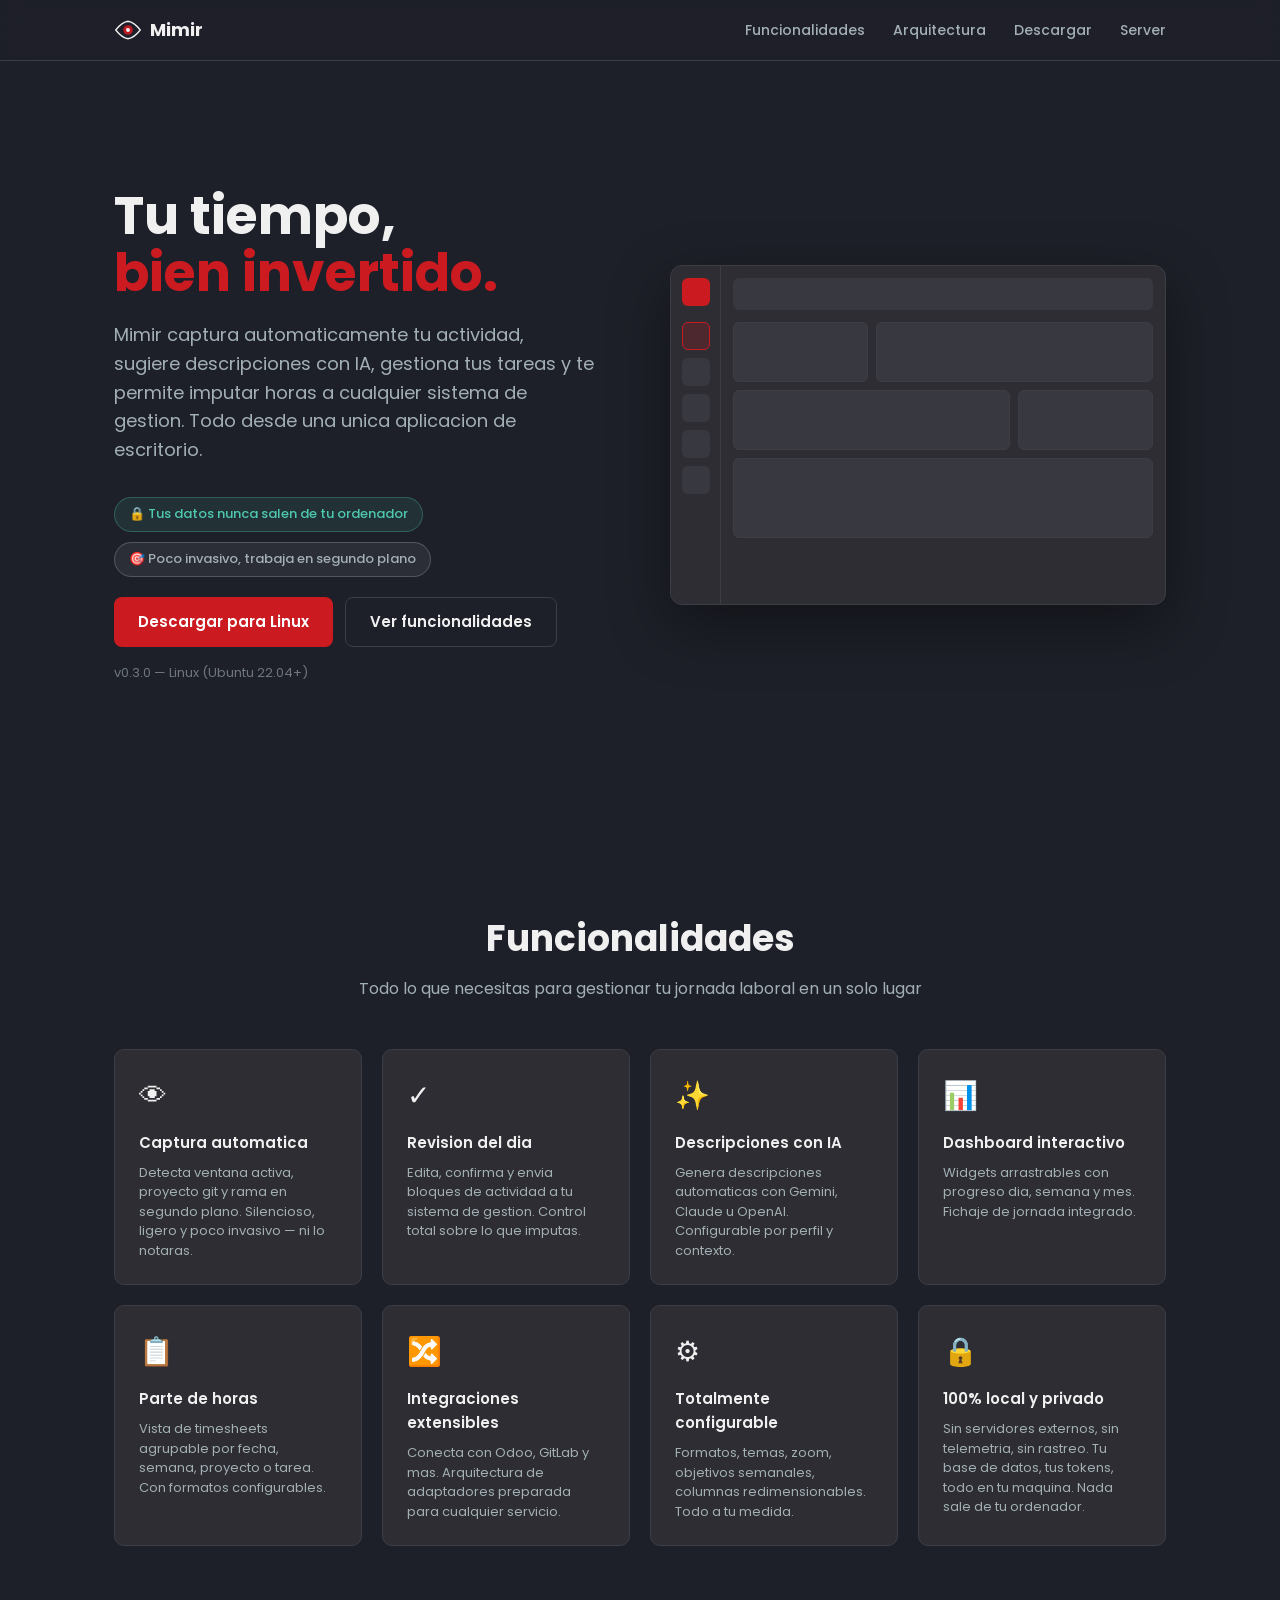
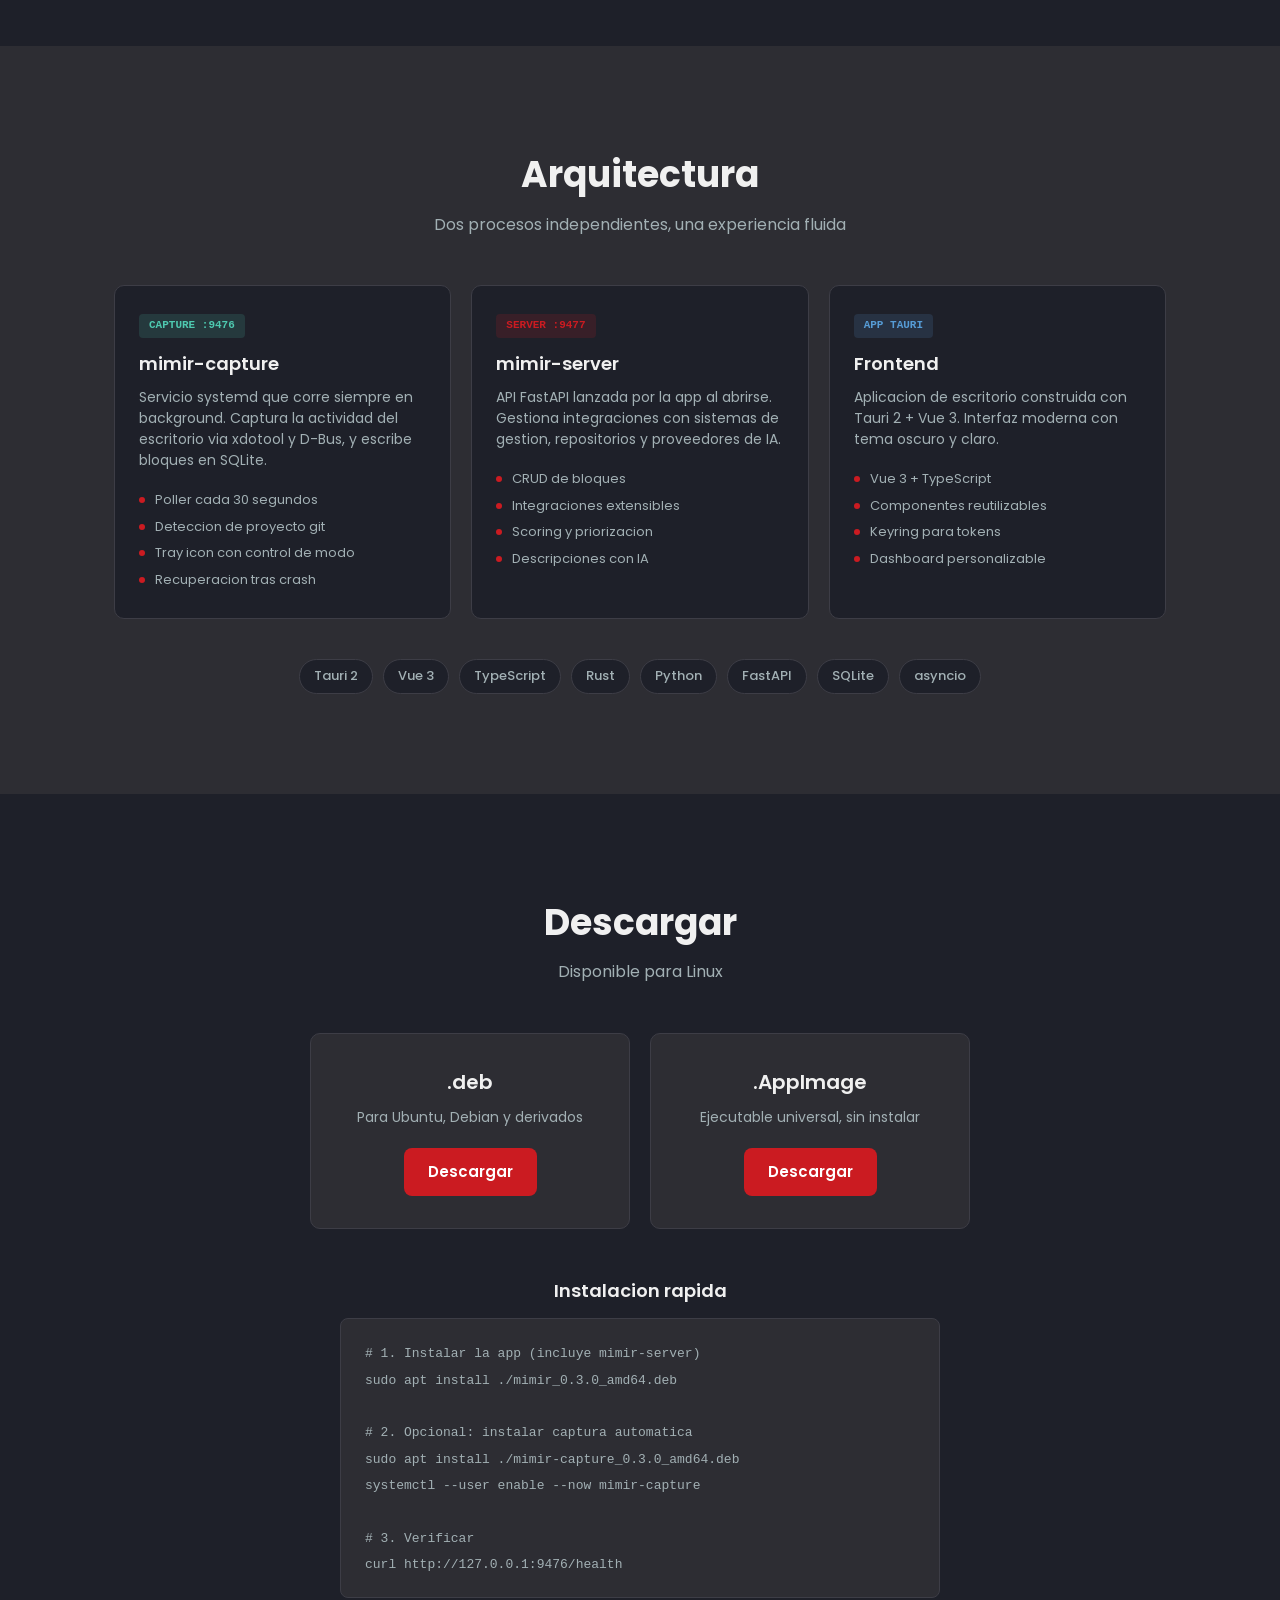
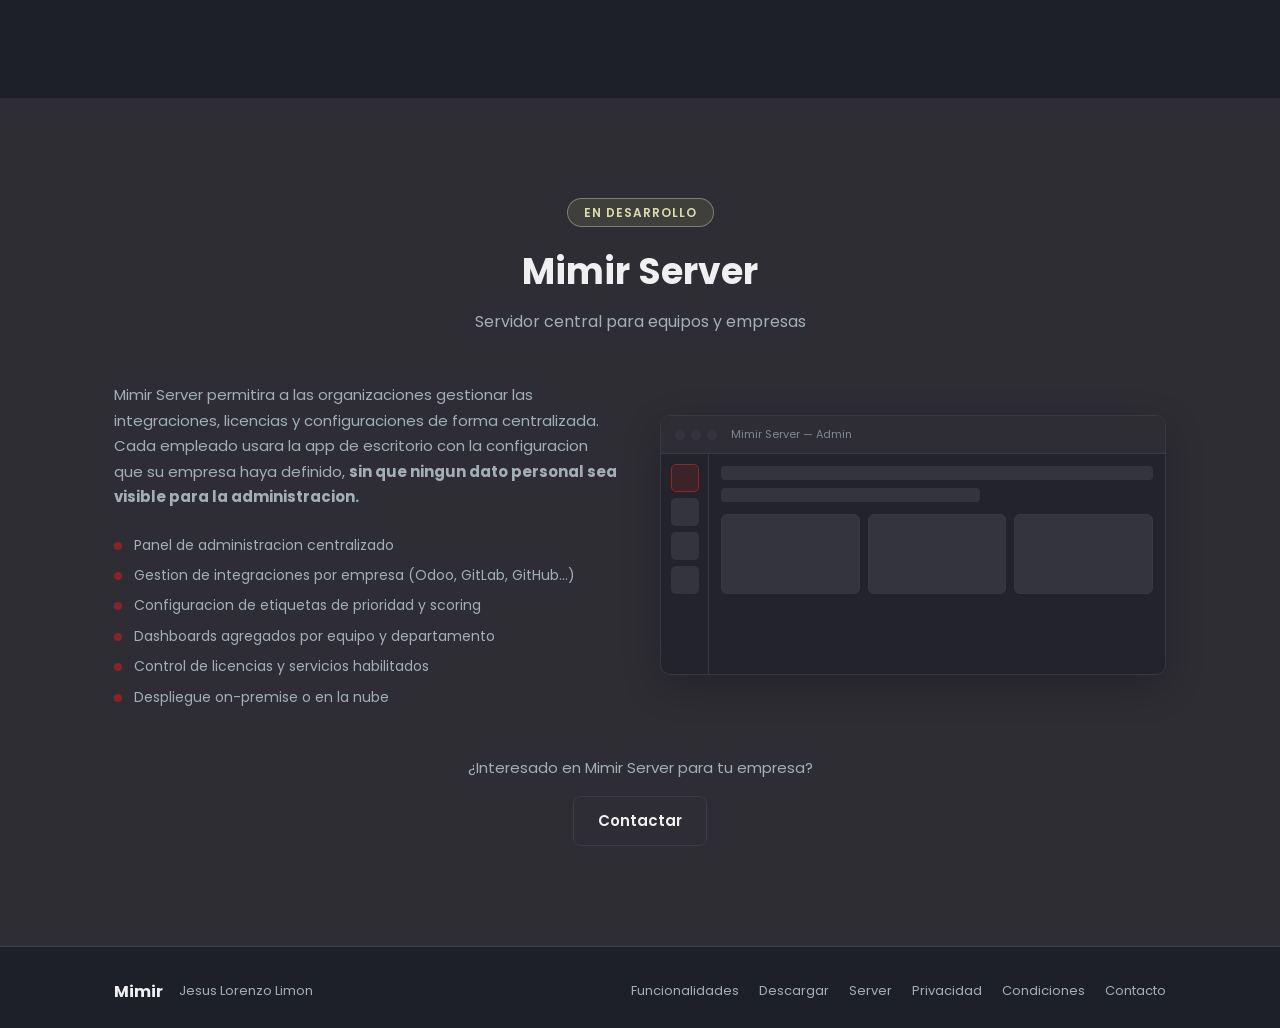
<file: index.html>
<!DOCTYPE html>
<html lang="es">
<head>
  <meta charset="UTF-8">
  <meta name="viewport" content="width=device-width, initial-scale=1.0">
  <title>Mimir — Asistente inteligente de gestion del tiempo</title>
  <meta name="description" content="Captura automaticamente tu actividad, sugiere descripciones con IA y permite imputar horas a cualquier sistema de gestion.">
  <link rel="preconnect" href="https://fonts.googleapis.com">
  <link rel="preconnect" href="https://fonts.gstatic.com" crossorigin>
  <link href="https://fonts.googleapis.com/css2?family=Poppins:wght@400;500;600;700&display=swap" rel="stylesheet">
  <link rel="stylesheet" href="css/style.css">
  <link rel="icon" href="assets/favicon.svg" type="image/svg+xml">
</head>
<body>
  <!-- Nav -->
  <nav class="nav">
    <div class="container nav-inner">
      <a href="#" class="nav-logo">
        <svg class="nav-icon" viewBox="0 0 32 32" width="28" height="28">
          <g transform="translate(16,16)">
            <path d="M-14,0 Q-7,-9 0,-10 Q7,-9 14,0 Q7,9 0,10 Q-7,9 -14,0Z" fill="none" stroke="currentColor" stroke-width="1.5"/>
            <circle cx="0" cy="0" r="5.5" fill="#cb1b21" opacity="0.9"/>
            <circle cx="0" cy="0" r="2.2" fill="currentColor"/>
            <circle cx="-1.5" cy="-1.5" r="1" fill="white" opacity="0.3"/>
          </g>
        </svg>
        <span>Mimir</span>
      </a>
      <div class="nav-links">
        <a href="#features">Funcionalidades</a>
        <a href="#architecture">Arquitectura</a>
        <a href="#download">Descargar</a>
        <a href="#server">Server</a>
      </div>
    </div>
  </nav>

  <!-- Hero -->
  <section class="hero">
    <div class="container hero-inner">
      <div class="hero-content">
        <h1 class="hero-title">
          Tu tiempo,<br>
          <span class="accent">bien invertido.</span>
        </h1>
        <p class="hero-subtitle">
          Mimir captura automaticamente tu actividad, sugiere descripciones con IA, gestiona tus tareas y te permite imputar horas a cualquier sistema de gestion. Todo desde una unica aplicacion de escritorio.
        </p>
        <div class="hero-badges">
          <span class="hero-badge privacy">&#x1F512; Tus datos nunca salen de tu ordenador</span>
          <span class="hero-badge light">&#x1F3AF; Poco invasivo, trabaja en segundo plano</span>
        </div>
        <div class="hero-actions">
          <a href="#download" class="btn btn-primary">Descargar para Linux</a>
          <a href="#features" class="btn btn-secondary">Ver funcionalidades</a>
        </div>
        <p class="hero-note">v0.3.0 — Linux (Ubuntu 22.04+)</p>
      </div>
      <div class="hero-visual">
        <div class="app-preview">
          <div class="preview-sidebar">
            <div class="preview-logo"></div>
            <div class="preview-nav-item active"></div>
            <div class="preview-nav-item"></div>
            <div class="preview-nav-item"></div>
            <div class="preview-nav-item"></div>
            <div class="preview-nav-item"></div>
          </div>
          <div class="preview-body">
            <div class="preview-header"></div>
            <div class="preview-cards">
              <div class="preview-card small"></div>
              <div class="preview-card wide"></div>
              <div class="preview-card wide"></div>
              <div class="preview-card small"></div>
              <div class="preview-card full"></div>
            </div>
          </div>
        </div>
      </div>
    </div>
  </section>

  <!-- Features -->
  <section id="features" class="features">
    <div class="container">
      <h2 class="section-title">Funcionalidades</h2>
      <p class="section-subtitle">Todo lo que necesitas para gestionar tu jornada laboral en un solo lugar</p>

      <div class="features-grid">
        <div class="feature-card">
          <div class="feature-icon">&#x1F441;</div>
          <h3>Captura automatica</h3>
          <p>Detecta ventana activa, proyecto git y rama en segundo plano. Silencioso, ligero y poco invasivo — ni lo notaras.</p>
        </div>
        <div class="feature-card">
          <div class="feature-icon">&#x2713;</div>
          <h3>Revision del dia</h3>
          <p>Edita, confirma y envia bloques de actividad a tu sistema de gestion. Control total sobre lo que imputas.</p>
        </div>
        <div class="feature-card">
          <div class="feature-icon">&#x2728;</div>
          <h3>Descripciones con IA</h3>
          <p>Genera descripciones automaticas con Gemini, Claude u OpenAI. Configurable por perfil y contexto.</p>
        </div>
        <div class="feature-card">
          <div class="feature-icon">&#x1F4CA;</div>
          <h3>Dashboard interactivo</h3>
          <p>Widgets arrastrables con progreso dia, semana y mes. Fichaje de jornada integrado.</p>
        </div>
        <div class="feature-card">
          <div class="feature-icon">&#x1F4CB;</div>
          <h3>Parte de horas</h3>
          <p>Vista de timesheets agrupable por fecha, semana, proyecto o tarea. Con formatos configurables.</p>
        </div>
        <div class="feature-card">
          <div class="feature-icon">&#x1F500;</div>
          <h3>Integraciones extensibles</h3>
          <p>Conecta con Odoo, GitLab y mas. Arquitectura de adaptadores preparada para cualquier servicio.</p>
        </div>
        <div class="feature-card">
          <div class="feature-icon">&#x2699;</div>
          <h3>Totalmente configurable</h3>
          <p>Formatos, temas, zoom, objetivos semanales, columnas redimensionables. Todo a tu medida.</p>
        </div>
        <div class="feature-card">
          <div class="feature-icon">&#x1F512;</div>
          <h3>100% local y privado</h3>
          <p>Sin servidores externos, sin telemetria, sin rastreo. Tu base de datos, tus tokens, todo en tu maquina. Nada sale de tu ordenador.</p>
        </div>
      </div>
    </div>
  </section>

  <!-- Architecture -->
  <section id="architecture" class="architecture">
    <div class="container">
      <h2 class="section-title">Arquitectura</h2>
      <p class="section-subtitle">Dos procesos independientes, una experiencia fluida</p>

      <div class="arch-grid">
        <div class="arch-card">
          <div class="arch-badge capture">Capture :9476</div>
          <h3>mimir-capture</h3>
          <p>Servicio systemd que corre siempre en background. Captura la actividad del escritorio via xdotool y D-Bus, y escribe bloques en SQLite.</p>
          <ul>
            <li>Poller cada 30 segundos</li>
            <li>Deteccion de proyecto git</li>
            <li>Tray icon con control de modo</li>
            <li>Recuperacion tras crash</li>
          </ul>
        </div>
        <div class="arch-card">
          <div class="arch-badge server">Server :9477</div>
          <h3>mimir-server</h3>
          <p>API FastAPI lanzada por la app al abrirse. Gestiona integraciones con sistemas de gestion, repositorios y proveedores de IA.</p>
          <ul>
            <li>CRUD de bloques</li>
            <li>Integraciones extensibles</li>
            <li>Scoring y priorizacion</li>
            <li>Descripciones con IA</li>
          </ul>
        </div>
        <div class="arch-card">
          <div class="arch-badge app">App Tauri</div>
          <h3>Frontend</h3>
          <p>Aplicacion de escritorio construida con Tauri 2 + Vue 3. Interfaz moderna con tema oscuro y claro.</p>
          <ul>
            <li>Vue 3 + TypeScript</li>
            <li>Componentes reutilizables</li>
            <li>Keyring para tokens</li>
            <li>Dashboard personalizable</li>
          </ul>
        </div>
      </div>

      <div class="tech-stack">
        <span class="tech-tag">Tauri 2</span>
        <span class="tech-tag">Vue 3</span>
        <span class="tech-tag">TypeScript</span>
        <span class="tech-tag">Rust</span>
        <span class="tech-tag">Python</span>
        <span class="tech-tag">FastAPI</span>
        <span class="tech-tag">SQLite</span>
        <span class="tech-tag">asyncio</span>
      </div>
    </div>
  </section>

  <!-- Download -->
  <section id="download" class="download">
    <div class="container download-inner">
      <h2 class="section-title">Descargar</h2>
      <p class="section-subtitle">Disponible para Linux</p>

      <div class="download-cards">
        <div class="download-card">
          <h3>.deb</h3>
          <p>Para Ubuntu, Debian y derivados</p>
          <a href="https://github.com/Mimir-App/mimir-app/releases/latest" class="btn btn-primary" target="_blank" rel="noopener">Descargar</a>
        </div>
        <div class="download-card">
          <h3>.AppImage</h3>
          <p>Ejecutable universal, sin instalar</p>
          <a href="https://github.com/Mimir-App/mimir-app/releases/latest" class="btn btn-primary" target="_blank" rel="noopener">Descargar</a>
        </div>
      </div>

      <div class="install-steps">
        <h3>Instalacion rapida</h3>
        <div class="code-block">
          <code># 1. Instalar la app (incluye mimir-server)<br>
sudo apt install ./mimir_0.3.0_amd64.deb<br><br>
# 2. Opcional: instalar captura automatica<br>
sudo apt install ./mimir-capture_0.3.0_amd64.deb<br>
systemctl --user enable --now mimir-capture<br><br>
# 3. Verificar<br>
curl http://127.0.0.1:9476/health</code>
        </div>
      </div>
    </div>
  </section>

  <!-- Mimir Server -->
  <section id="server" class="server-section">
    <div class="container">
      <div class="wip-banner">
        <span class="wip-badge">En desarrollo</span>
      </div>
      <h2 class="section-title">Mimir Server</h2>
      <p class="section-subtitle">Servidor central para equipos y empresas</p>

      <div class="server-grid">
        <div class="server-info">
          <p class="server-desc">
            Mimir Server permitira a las organizaciones gestionar las integraciones, licencias y configuraciones de forma centralizada. Cada empleado usara la app de escritorio con la configuracion que su empresa haya definido, <strong>sin que ningun dato personal sea visible para la administracion.</strong>
          </p>
          <ul class="server-features">
            <li>Panel de administracion centralizado</li>
            <li>Gestion de integraciones por empresa (Odoo, GitLab, GitHub...)</li>
            <li>Configuracion de etiquetas de prioridad y scoring</li>
            <li>Dashboards agregados por equipo y departamento</li>
            <li>Control de licencias y servicios habilitados</li>
            <li>Despliegue on-premise o en la nube</li>
          </ul>
        </div>
        <div class="server-visual">
          <div class="server-preview">
            <div class="sp-header">
              <span class="sp-dot"></span>
              <span class="sp-dot"></span>
              <span class="sp-dot"></span>
              <span class="sp-title">Mimir Server — Admin</span>
            </div>
            <div class="sp-body">
              <div class="sp-sidebar">
                <div class="sp-nav-item active"></div>
                <div class="sp-nav-item"></div>
                <div class="sp-nav-item"></div>
                <div class="sp-nav-item"></div>
              </div>
              <div class="sp-content">
                <div class="sp-row"></div>
                <div class="sp-row short"></div>
                <div class="sp-cards">
                  <div class="sp-card"></div>
                  <div class="sp-card"></div>
                  <div class="sp-card"></div>
                </div>
              </div>
            </div>
          </div>
        </div>
      </div>

      <div class="server-cta">
        <p>¿Interesado en Mimir Server para tu empresa?</p>
        <a href="mailto:jlorenzolimon@gmail.com" class="btn btn-secondary">Contactar</a>
      </div>
    </div>
  </section>

  <!-- Footer -->
  <footer class="footer">
    <div class="container footer-inner">
      <div class="footer-left">
        <span class="footer-logo">Mimir</span>
        <span class="footer-copy">Jesus Lorenzo Limon</span>
      </div>
      <div class="footer-links">
        <a href="#features">Funcionalidades</a>
        <a href="#download">Descargar</a>
        <a href="#server">Server</a>
        <a href="privacy.html">Privacidad</a>
        <a href="terms.html">Condiciones</a>
        <a href="mailto:jlorenzolimon@gmail.com">Contacto</a>
      </div>
    </div>
  </footer>

  <script src="js/main.js"></script>
</body>
</html>
</file>
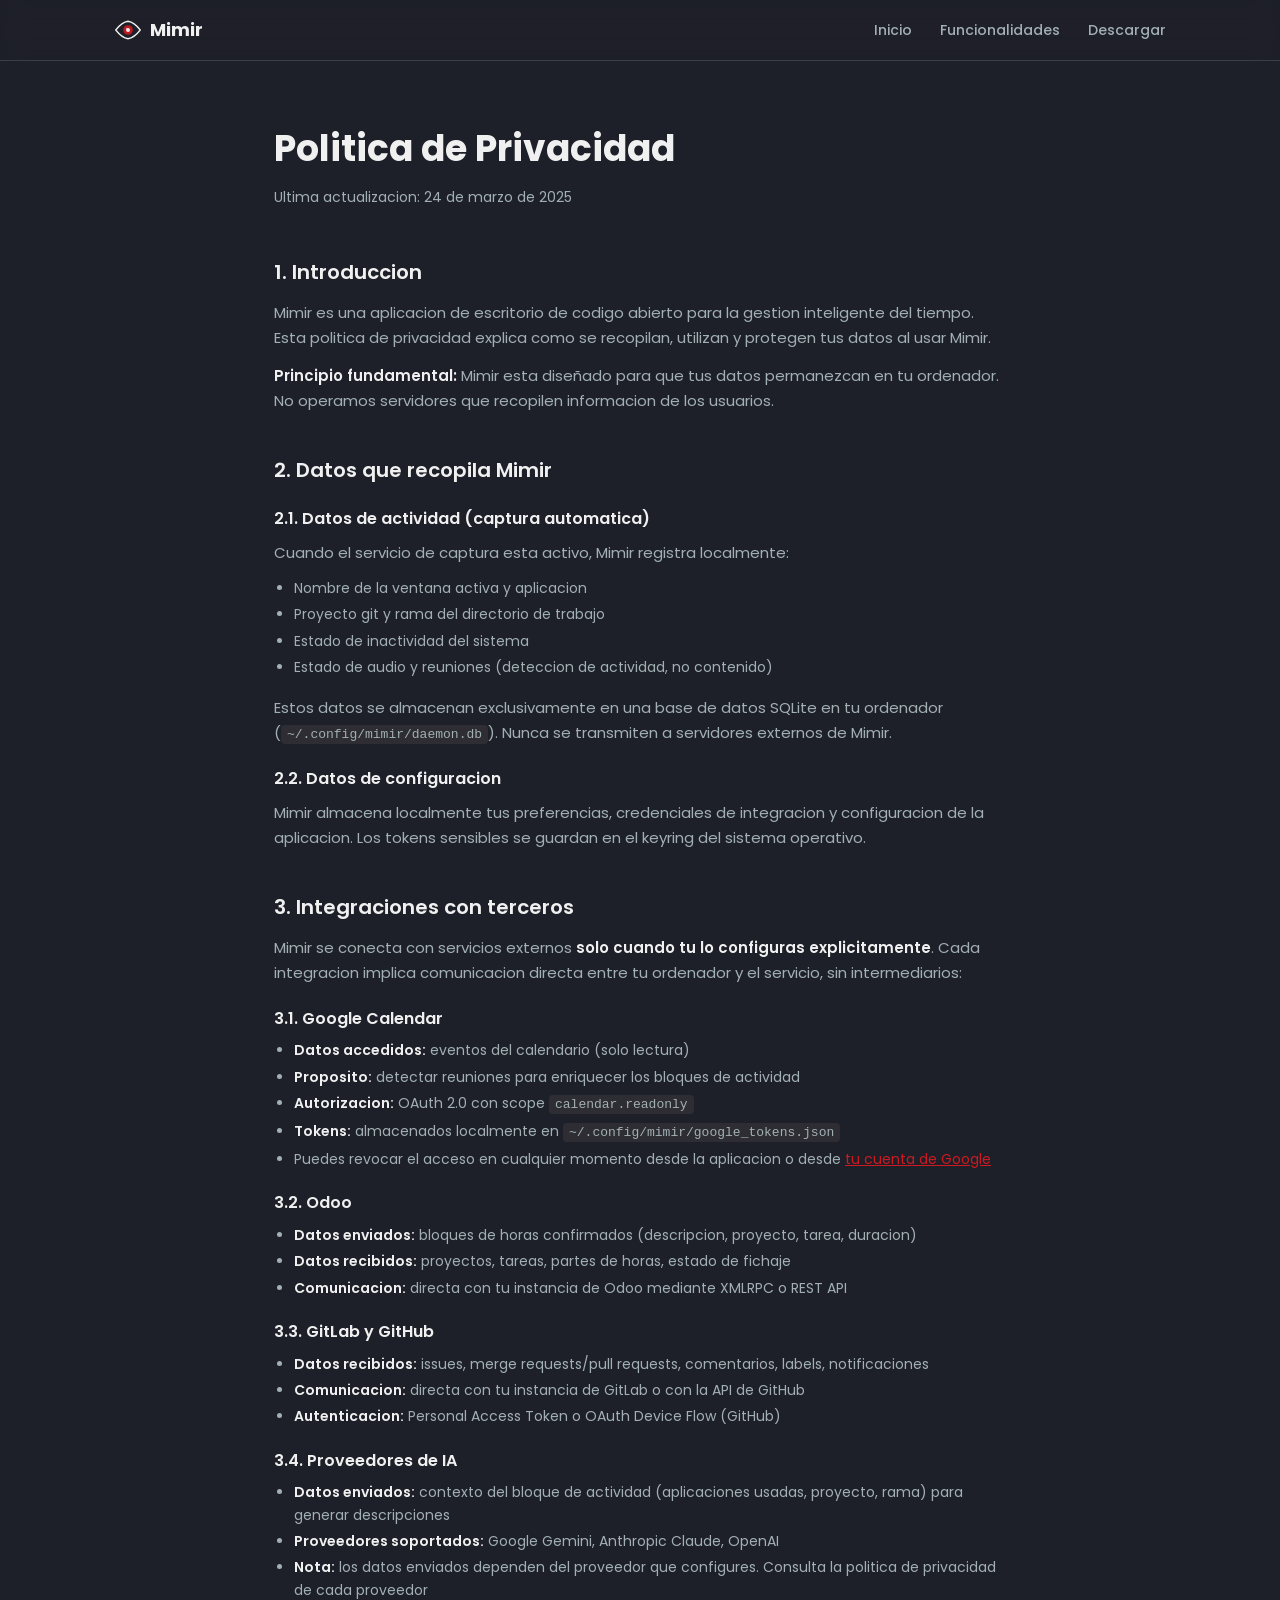
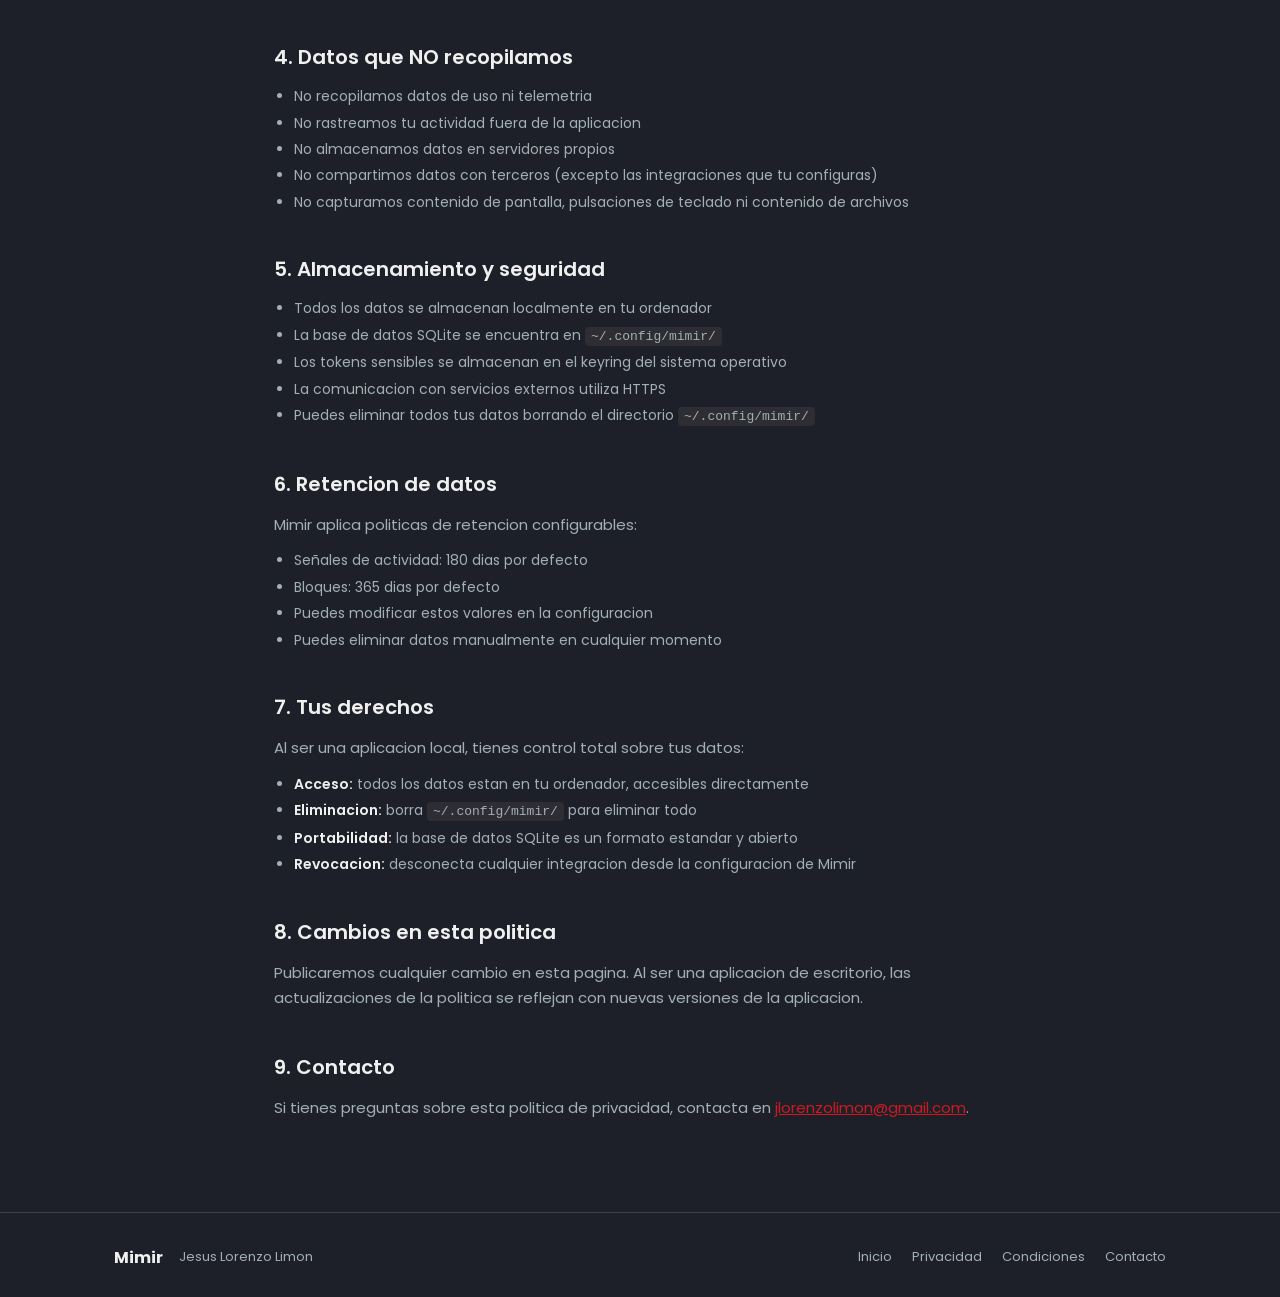
<file: privacy.html>
<!DOCTYPE html>
<html lang="es">
<head>
  <meta charset="UTF-8">
  <meta name="viewport" content="width=device-width, initial-scale=1.0">
  <title>Politica de Privacidad — Mimir</title>
  <meta name="description" content="Politica de privacidad de Mimir, asistente inteligente de gestion del tiempo.">
  <link rel="preconnect" href="https://fonts.googleapis.com">
  <link rel="preconnect" href="https://fonts.gstatic.com" crossorigin>
  <link href="https://fonts.googleapis.com/css2?family=Poppins:wght@400;500;600;700&display=swap" rel="stylesheet">
  <link rel="stylesheet" href="css/style.css">
  <link rel="icon" href="assets/favicon.svg" type="image/svg+xml">
</head>
<body>
  <!-- Nav -->
  <nav class="nav">
    <div class="container nav-inner">
      <a href="/" class="nav-logo">
        <svg class="nav-icon" viewBox="0 0 32 32" width="28" height="28">
          <g transform="translate(16,16)">
            <path d="M-14,0 Q-7,-9 0,-10 Q7,-9 14,0 Q7,9 0,10 Q-7,9 -14,0Z" fill="none" stroke="currentColor" stroke-width="1.5"/>
            <circle cx="0" cy="0" r="5.5" fill="#cb1b21" opacity="0.9"/>
            <circle cx="0" cy="0" r="2.2" fill="currentColor"/>
            <circle cx="-1.5" cy="-1.5" r="1" fill="white" opacity="0.3"/>
          </g>
        </svg>
        <span>Mimir</span>
      </a>
      <div class="nav-links">
        <a href="/">Inicio</a>
        <a href="/#features">Funcionalidades</a>
        <a href="/#download">Descargar</a>
      </div>
    </div>
  </nav>

  <!-- Content -->
  <section class="legal-page">
    <div class="container legal-container">
      <h1 class="legal-title">Politica de Privacidad</h1>
      <p class="legal-updated">Ultima actualizacion: 24 de marzo de 2025</p>

      <div class="legal-body">
        <h2>1. Introduccion</h2>
        <p>Mimir es una aplicacion de escritorio de codigo abierto para la gestion inteligente del tiempo. Esta politica de privacidad explica como se recopilan, utilizan y protegen tus datos al usar Mimir.</p>
        <p><strong>Principio fundamental:</strong> Mimir esta diseñado para que tus datos permanezcan en tu ordenador. No operamos servidores que recopilen informacion de los usuarios.</p>

        <h2>2. Datos que recopila Mimir</h2>
        <h3>2.1. Datos de actividad (captura automatica)</h3>
        <p>Cuando el servicio de captura esta activo, Mimir registra localmente:</p>
        <ul>
          <li>Nombre de la ventana activa y aplicacion</li>
          <li>Proyecto git y rama del directorio de trabajo</li>
          <li>Estado de inactividad del sistema</li>
          <li>Estado de audio y reuniones (deteccion de actividad, no contenido)</li>
        </ul>
        <p>Estos datos se almacenan exclusivamente en una base de datos SQLite en tu ordenador (<code>~/.config/mimir/daemon.db</code>). Nunca se transmiten a servidores externos de Mimir.</p>

        <h3>2.2. Datos de configuracion</h3>
        <p>Mimir almacena localmente tus preferencias, credenciales de integracion y configuracion de la aplicacion. Los tokens sensibles se guardan en el keyring del sistema operativo.</p>

        <h2>3. Integraciones con terceros</h2>
        <p>Mimir se conecta con servicios externos <strong>solo cuando tu lo configuras explicitamente</strong>. Cada integracion implica comunicacion directa entre tu ordenador y el servicio, sin intermediarios:</p>

        <h3>3.1. Google Calendar</h3>
        <ul>
          <li><strong>Datos accedidos:</strong> eventos del calendario (solo lectura)</li>
          <li><strong>Proposito:</strong> detectar reuniones para enriquecer los bloques de actividad</li>
          <li><strong>Autorizacion:</strong> OAuth 2.0 con scope <code>calendar.readonly</code></li>
          <li><strong>Tokens:</strong> almacenados localmente en <code>~/.config/mimir/google_tokens.json</code></li>
          <li>Puedes revocar el acceso en cualquier momento desde la aplicacion o desde <a href="https://myaccount.google.com/permissions" target="_blank" rel="noopener">tu cuenta de Google</a></li>
        </ul>

        <h3>3.2. Odoo</h3>
        <ul>
          <li><strong>Datos enviados:</strong> bloques de horas confirmados (descripcion, proyecto, tarea, duracion)</li>
          <li><strong>Datos recibidos:</strong> proyectos, tareas, partes de horas, estado de fichaje</li>
          <li><strong>Comunicacion:</strong> directa con tu instancia de Odoo mediante XMLRPC o REST API</li>
        </ul>

        <h3>3.3. GitLab y GitHub</h3>
        <ul>
          <li><strong>Datos recibidos:</strong> issues, merge requests/pull requests, comentarios, labels, notificaciones</li>
          <li><strong>Comunicacion:</strong> directa con tu instancia de GitLab o con la API de GitHub</li>
          <li><strong>Autenticacion:</strong> Personal Access Token o OAuth Device Flow (GitHub)</li>
        </ul>

        <h3>3.4. Proveedores de IA</h3>
        <ul>
          <li><strong>Datos enviados:</strong> contexto del bloque de actividad (aplicaciones usadas, proyecto, rama) para generar descripciones</li>
          <li><strong>Proveedores soportados:</strong> Google Gemini, Anthropic Claude, OpenAI</li>
          <li><strong>Nota:</strong> los datos enviados dependen del proveedor que configures. Consulta la politica de privacidad de cada proveedor</li>
        </ul>

        <h2>4. Datos que NO recopilamos</h2>
        <ul>
          <li>No recopilamos datos de uso ni telemetria</li>
          <li>No rastreamos tu actividad fuera de la aplicacion</li>
          <li>No almacenamos datos en servidores propios</li>
          <li>No compartimos datos con terceros (excepto las integraciones que tu configuras)</li>
          <li>No capturamos contenido de pantalla, pulsaciones de teclado ni contenido de archivos</li>
        </ul>

        <h2>5. Almacenamiento y seguridad</h2>
        <ul>
          <li>Todos los datos se almacenan localmente en tu ordenador</li>
          <li>La base de datos SQLite se encuentra en <code>~/.config/mimir/</code></li>
          <li>Los tokens sensibles se almacenan en el keyring del sistema operativo</li>
          <li>La comunicacion con servicios externos utiliza HTTPS</li>
          <li>Puedes eliminar todos tus datos borrando el directorio <code>~/.config/mimir/</code></li>
        </ul>

        <h2>6. Retencion de datos</h2>
        <p>Mimir aplica politicas de retencion configurables:</p>
        <ul>
          <li>Señales de actividad: 180 dias por defecto</li>
          <li>Bloques: 365 dias por defecto</li>
          <li>Puedes modificar estos valores en la configuracion</li>
          <li>Puedes eliminar datos manualmente en cualquier momento</li>
        </ul>

        <h2>7. Tus derechos</h2>
        <p>Al ser una aplicacion local, tienes control total sobre tus datos:</p>
        <ul>
          <li><strong>Acceso:</strong> todos los datos estan en tu ordenador, accesibles directamente</li>
          <li><strong>Eliminacion:</strong> borra <code>~/.config/mimir/</code> para eliminar todo</li>
          <li><strong>Portabilidad:</strong> la base de datos SQLite es un formato estandar y abierto</li>
          <li><strong>Revocacion:</strong> desconecta cualquier integracion desde la configuracion de Mimir</li>
        </ul>

        <h2>8. Cambios en esta politica</h2>
        <p>Publicaremos cualquier cambio en esta pagina. Al ser una aplicacion de escritorio, las actualizaciones de la politica se reflejan con nuevas versiones de la aplicacion.</p>

        <h2>9. Contacto</h2>
        <p>Si tienes preguntas sobre esta politica de privacidad, contacta en <a href="mailto:jlorenzolimon@gmail.com">jlorenzolimon@gmail.com</a>.</p>
      </div>
    </div>
  </section>

  <!-- Footer -->
  <footer class="footer">
    <div class="container footer-inner">
      <div class="footer-left">
        <span class="footer-logo">Mimir</span>
        <span class="footer-copy">Jesus Lorenzo Limon</span>
      </div>
      <div class="footer-links">
        <a href="/">Inicio</a>
        <a href="privacy.html">Privacidad</a>
        <a href="terms.html">Condiciones</a>
        <a href="mailto:jlorenzolimon@gmail.com">Contacto</a>
      </div>
    </div>
  </footer>

  <script src="js/main.js"></script>
</body>
</html>
</file>
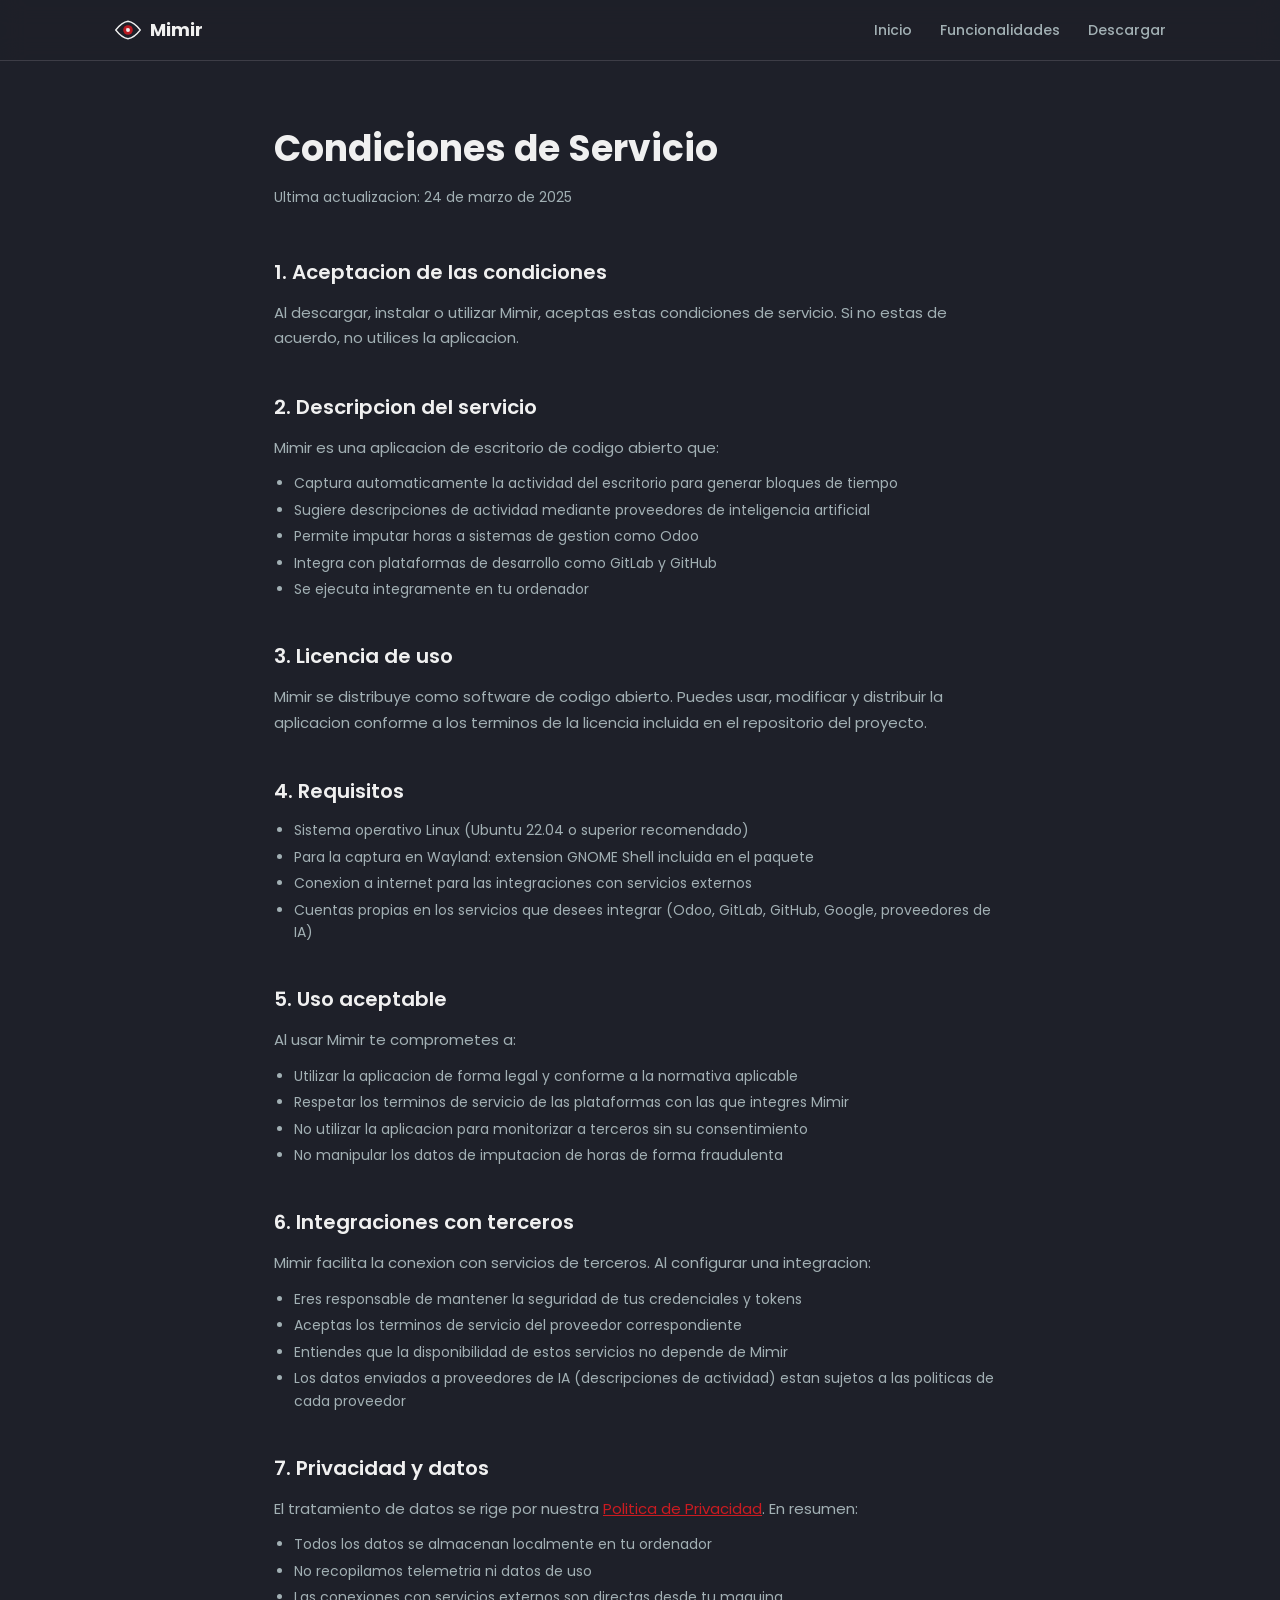
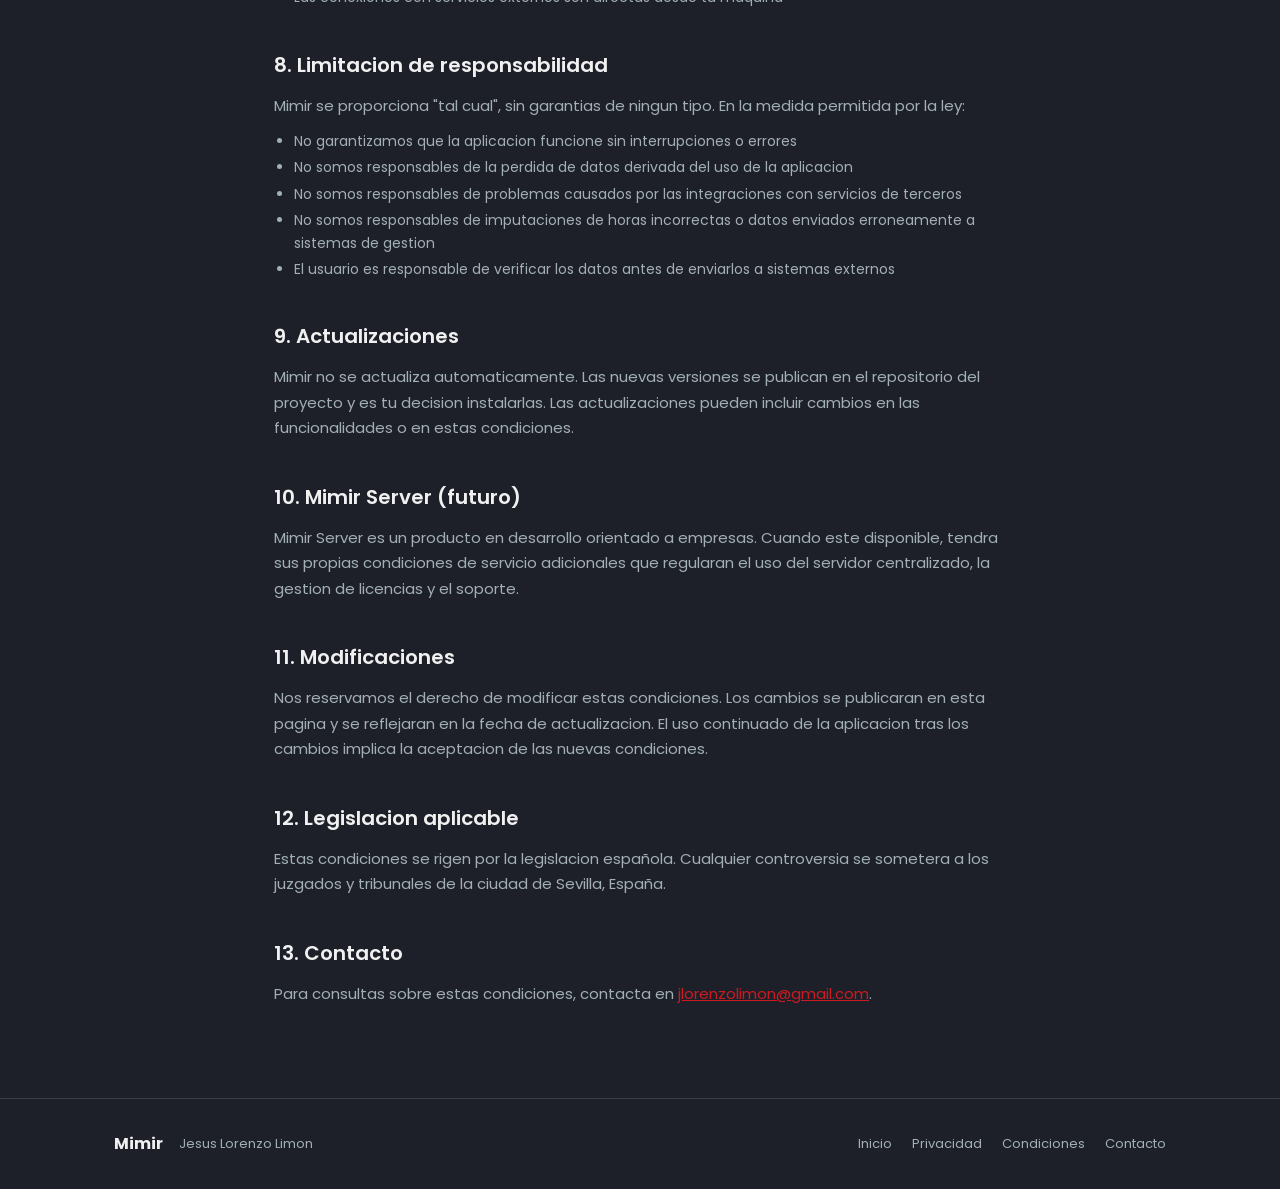
<file: terms.html>
<!DOCTYPE html>
<html lang="es">
<head>
  <meta charset="UTF-8">
  <meta name="viewport" content="width=device-width, initial-scale=1.0">
  <title>Condiciones de Servicio — Mimir</title>
  <meta name="description" content="Condiciones de servicio de Mimir, asistente inteligente de gestion del tiempo.">
  <link rel="preconnect" href="https://fonts.googleapis.com">
  <link rel="preconnect" href="https://fonts.gstatic.com" crossorigin>
  <link href="https://fonts.googleapis.com/css2?family=Poppins:wght@400;500;600;700&display=swap" rel="stylesheet">
  <link rel="stylesheet" href="css/style.css">
  <link rel="icon" href="assets/favicon.svg" type="image/svg+xml">
</head>
<body>
  <!-- Nav -->
  <nav class="nav">
    <div class="container nav-inner">
      <a href="/" class="nav-logo">
        <svg class="nav-icon" viewBox="0 0 32 32" width="28" height="28">
          <g transform="translate(16,16)">
            <path d="M-14,0 Q-7,-9 0,-10 Q7,-9 14,0 Q7,9 0,10 Q-7,9 -14,0Z" fill="none" stroke="currentColor" stroke-width="1.5"/>
            <circle cx="0" cy="0" r="5.5" fill="#cb1b21" opacity="0.9"/>
            <circle cx="0" cy="0" r="2.2" fill="currentColor"/>
            <circle cx="-1.5" cy="-1.5" r="1" fill="white" opacity="0.3"/>
          </g>
        </svg>
        <span>Mimir</span>
      </a>
      <div class="nav-links">
        <a href="/">Inicio</a>
        <a href="/#features">Funcionalidades</a>
        <a href="/#download">Descargar</a>
      </div>
    </div>
  </nav>

  <!-- Content -->
  <section class="legal-page">
    <div class="container legal-container">
      <h1 class="legal-title">Condiciones de Servicio</h1>
      <p class="legal-updated">Ultima actualizacion: 24 de marzo de 2025</p>

      <div class="legal-body">
        <h2>1. Aceptacion de las condiciones</h2>
        <p>Al descargar, instalar o utilizar Mimir, aceptas estas condiciones de servicio. Si no estas de acuerdo, no utilices la aplicacion.</p>

        <h2>2. Descripcion del servicio</h2>
        <p>Mimir es una aplicacion de escritorio de codigo abierto que:</p>
        <ul>
          <li>Captura automaticamente la actividad del escritorio para generar bloques de tiempo</li>
          <li>Sugiere descripciones de actividad mediante proveedores de inteligencia artificial</li>
          <li>Permite imputar horas a sistemas de gestion como Odoo</li>
          <li>Integra con plataformas de desarrollo como GitLab y GitHub</li>
          <li>Se ejecuta integramente en tu ordenador</li>
        </ul>

        <h2>3. Licencia de uso</h2>
        <p>Mimir se distribuye como software de codigo abierto. Puedes usar, modificar y distribuir la aplicacion conforme a los terminos de la licencia incluida en el repositorio del proyecto.</p>

        <h2>4. Requisitos</h2>
        <ul>
          <li>Sistema operativo Linux (Ubuntu 22.04 o superior recomendado)</li>
          <li>Para la captura en Wayland: extension GNOME Shell incluida en el paquete</li>
          <li>Conexion a internet para las integraciones con servicios externos</li>
          <li>Cuentas propias en los servicios que desees integrar (Odoo, GitLab, GitHub, Google, proveedores de IA)</li>
        </ul>

        <h2>5. Uso aceptable</h2>
        <p>Al usar Mimir te comprometes a:</p>
        <ul>
          <li>Utilizar la aplicacion de forma legal y conforme a la normativa aplicable</li>
          <li>Respetar los terminos de servicio de las plataformas con las que integres Mimir</li>
          <li>No utilizar la aplicacion para monitorizar a terceros sin su consentimiento</li>
          <li>No manipular los datos de imputacion de horas de forma fraudulenta</li>
        </ul>

        <h2>6. Integraciones con terceros</h2>
        <p>Mimir facilita la conexion con servicios de terceros. Al configurar una integracion:</p>
        <ul>
          <li>Eres responsable de mantener la seguridad de tus credenciales y tokens</li>
          <li>Aceptas los terminos de servicio del proveedor correspondiente</li>
          <li>Entiendes que la disponibilidad de estos servicios no depende de Mimir</li>
          <li>Los datos enviados a proveedores de IA (descripciones de actividad) estan sujetos a las politicas de cada proveedor</li>
        </ul>

        <h2>7. Privacidad y datos</h2>
        <p>El tratamiento de datos se rige por nuestra <a href="privacy.html">Politica de Privacidad</a>. En resumen:</p>
        <ul>
          <li>Todos los datos se almacenan localmente en tu ordenador</li>
          <li>No recopilamos telemetria ni datos de uso</li>
          <li>Las conexiones con servicios externos son directas desde tu maquina</li>
        </ul>

        <h2>8. Limitacion de responsabilidad</h2>
        <p>Mimir se proporciona "tal cual", sin garantias de ningun tipo. En la medida permitida por la ley:</p>
        <ul>
          <li>No garantizamos que la aplicacion funcione sin interrupciones o errores</li>
          <li>No somos responsables de la perdida de datos derivada del uso de la aplicacion</li>
          <li>No somos responsables de problemas causados por las integraciones con servicios de terceros</li>
          <li>No somos responsables de imputaciones de horas incorrectas o datos enviados erroneamente a sistemas de gestion</li>
          <li>El usuario es responsable de verificar los datos antes de enviarlos a sistemas externos</li>
        </ul>

        <h2>9. Actualizaciones</h2>
        <p>Mimir no se actualiza automaticamente. Las nuevas versiones se publican en el repositorio del proyecto y es tu decision instalarlas. Las actualizaciones pueden incluir cambios en las funcionalidades o en estas condiciones.</p>

        <h2>10. Mimir Server (futuro)</h2>
        <p>Mimir Server es un producto en desarrollo orientado a empresas. Cuando este disponible, tendra sus propias condiciones de servicio adicionales que regularan el uso del servidor centralizado, la gestion de licencias y el soporte.</p>

        <h2>11. Modificaciones</h2>
        <p>Nos reservamos el derecho de modificar estas condiciones. Los cambios se publicaran en esta pagina y se reflejaran en la fecha de actualizacion. El uso continuado de la aplicacion tras los cambios implica la aceptacion de las nuevas condiciones.</p>

        <h2>12. Legislacion aplicable</h2>
        <p>Estas condiciones se rigen por la legislacion española. Cualquier controversia se sometera a los juzgados y tribunales de la ciudad de Sevilla, España.</p>

        <h2>13. Contacto</h2>
        <p>Para consultas sobre estas condiciones, contacta en <a href="mailto:jlorenzolimon@gmail.com">jlorenzolimon@gmail.com</a>.</p>
      </div>
    </div>
  </section>

  <!-- Footer -->
  <footer class="footer">
    <div class="container footer-inner">
      <div class="footer-left">
        <span class="footer-logo">Mimir</span>
        <span class="footer-copy">Jesus Lorenzo Limon</span>
      </div>
      <div class="footer-links">
        <a href="/">Inicio</a>
        <a href="privacy.html">Privacidad</a>
        <a href="terms.html">Condiciones</a>
        <a href="mailto:jlorenzolimon@gmail.com">Contacto</a>
      </div>
    </div>
  </footer>

  <script src="js/main.js"></script>
</body>
</html>
</file>
<file: css/style.css>
/* === Variables === */
:root {
  --bg: #1e2029;
  --bg-surface: #2d2d33;
  --bg-card: #383840;
  --bg-hover: #3d3d46;
  --text: #f0f0f0;
  --text-muted: #a2b0b4;
  --accent: #cb1b21;
  --accent-dark: #a51519;
  --success: #4ec9b0;
  --border: #3d3d46;
  --font: 'Poppins', -apple-system, BlinkMacSystemFont, 'Segoe UI', sans-serif;
}

/* === Reset === */
*, *::before, *::after { margin: 0; padding: 0; box-sizing: border-box; }
html { scroll-behavior: smooth; }
body {
  font-family: var(--font);
  font-size: 16px;
  line-height: 1.6;
  color: var(--text);
  background: var(--bg);
}
a { color: inherit; text-decoration: none; }
ul { list-style: none; }

/* === Layout === */
.container {
  max-width: 1100px;
  margin: 0 auto;
  padding: 0 24px;
}

/* === Nav === */
.nav {
  position: fixed;
  top: 0;
  left: 0;
  right: 0;
  z-index: 100;
  background: rgba(30, 32, 41, 0.9);
  backdrop-filter: blur(12px);
  border-bottom: 1px solid var(--border);
}

.nav-inner {
  display: flex;
  align-items: center;
  justify-content: space-between;
  height: 60px;
}

.nav-logo {
  display: flex;
  align-items: center;
  gap: 8px;
  font-weight: 700;
  font-size: 18px;
}

.nav-icon { color: var(--text); }

.nav-links {
  display: flex;
  align-items: center;
  gap: 28px;
  font-size: 14px;
  font-weight: 500;
  color: var(--text-muted);
}

.nav-links a:hover { color: var(--text); }
.nav-links a.nav-github {
  padding: 6px 14px;
  border: 1px solid var(--border);
  border-radius: 6px;
}
.nav-links a.nav-github:hover {
  border-color: var(--accent);
  color: var(--accent);
}

/* === Hero === */
.hero {
  padding: 140px 0 80px;
  min-height: 90vh;
  display: flex;
  align-items: center;
}

.hero-inner {
  display: grid;
  grid-template-columns: 1fr 1fr;
  gap: 60px;
  align-items: center;
}

.hero-title {
  font-size: 52px;
  font-weight: 700;
  line-height: 1.1;
  margin-bottom: 20px;
}

.accent { color: var(--accent); }

.hero-subtitle {
  font-size: 18px;
  color: var(--text-muted);
  margin-bottom: 32px;
  max-width: 480px;
}

.hero-actions {
  display: flex;
  gap: 12px;
  margin-bottom: 16px;
}

.hero-badges {
  display: flex;
  flex-wrap: wrap;
  gap: 10px;
  margin-bottom: 20px;
}

.hero-badge {
  display: inline-flex;
  align-items: center;
  gap: 6px;
  padding: 6px 14px;
  border-radius: 20px;
  font-size: 13px;
  font-weight: 500;
}

.hero-badge.privacy {
  background: rgba(78, 201, 176, 0.1);
  border: 1px solid rgba(78, 201, 176, 0.3);
  color: var(--success);
}

.hero-badge.light {
  background: rgba(162, 176, 180, 0.1);
  border: 1px solid rgba(162, 176, 180, 0.3);
  color: var(--text-muted);
}

.hero-note {
  font-size: 13px;
  color: var(--text-muted);
  opacity: 0.6;
}

/* Buttons */
.btn {
  display: inline-flex;
  align-items: center;
  gap: 6px;
  padding: 12px 24px;
  border-radius: 8px;
  font-size: 15px;
  font-weight: 600;
  font-family: var(--font);
  cursor: pointer;
  transition: all 0.2s;
  border: none;
}

.btn-primary {
  background: var(--accent);
  color: white;
}

.btn-primary:hover {
  background: var(--accent-dark);
  transform: translateY(-1px);
}

.btn-secondary {
  background: transparent;
  color: var(--text);
  border: 1px solid var(--border);
}

.btn-secondary:hover {
  border-color: var(--accent);
  color: var(--accent);
}

/* App preview (hero) */
.app-preview {
  display: flex;
  background: var(--bg-surface);
  border: 1px solid var(--border);
  border-radius: 12px;
  overflow: hidden;
  height: 340px;
  box-shadow: 0 20px 60px rgba(0, 0, 0, 0.4);
}

.preview-sidebar {
  width: 50px;
  background: var(--bg-surface);
  border-right: 1px solid var(--border);
  padding: 12px 8px;
  display: flex;
  flex-direction: column;
  gap: 8px;
  align-items: center;
}

.preview-logo {
  width: 28px;
  height: 28px;
  background: var(--accent);
  border-radius: 6px;
  margin-bottom: 8px;
}

.preview-nav-item {
  width: 28px;
  height: 28px;
  background: var(--bg-card);
  border-radius: 6px;
}

.preview-nav-item.active {
  background: rgba(203, 27, 33, 0.2);
  border: 1px solid var(--accent);
}

.preview-body {
  flex: 1;
  padding: 12px;
}

.preview-header {
  height: 32px;
  background: var(--bg-card);
  border-radius: 6px;
  margin-bottom: 12px;
}

.preview-cards {
  display: grid;
  grid-template-columns: repeat(3, 1fr);
  gap: 8px;
}

.preview-card {
  height: 60px;
  background: var(--bg-card);
  border-radius: 6px;
  border: 1px solid var(--border);
}

.preview-card.small { grid-column: span 1; }
.preview-card.wide { grid-column: span 2; }
.preview-card.full { grid-column: span 3; height: 80px; }

/* === Features === */
.features {
  padding: 100px 0;
}

.section-title {
  text-align: center;
  font-size: 36px;
  font-weight: 700;
  margin-bottom: 8px;
}

.section-subtitle {
  text-align: center;
  font-size: 16px;
  color: var(--text-muted);
  margin-bottom: 48px;
}

.features-grid {
  display: grid;
  grid-template-columns: repeat(4, 1fr);
  gap: 20px;
}

.feature-card {
  background: var(--bg-surface);
  border: 1px solid var(--border);
  border-radius: 10px;
  padding: 24px;
  transition: border-color 0.2s, transform 0.2s;
}

.feature-card:hover {
  border-color: var(--accent);
  transform: translateY(-2px);
}

.feature-icon {
  font-size: 28px;
  margin-bottom: 12px;
}

.feature-card h3 {
  font-size: 15px;
  font-weight: 600;
  margin-bottom: 8px;
}

.feature-card p {
  font-size: 13px;
  color: var(--text-muted);
  line-height: 1.5;
}

/* === Architecture === */
.architecture {
  padding: 100px 0;
  background: var(--bg-surface);
}

.arch-grid {
  display: grid;
  grid-template-columns: repeat(3, 1fr);
  gap: 20px;
  margin-bottom: 40px;
}

.arch-card {
  background: var(--bg);
  border: 1px solid var(--border);
  border-radius: 10px;
  padding: 24px;
}

.arch-badge {
  display: inline-block;
  padding: 3px 10px;
  border-radius: 4px;
  font-size: 11px;
  font-weight: 600;
  font-family: monospace;
  text-transform: uppercase;
  margin-bottom: 12px;
}

.arch-badge.capture { background: rgba(78, 201, 176, 0.15); color: var(--success); }
.arch-badge.server { background: rgba(203, 27, 33, 0.15); color: var(--accent); }
.arch-badge.app { background: rgba(86, 156, 214, 0.15); color: #569cd6; }

.arch-card h3 {
  font-size: 18px;
  font-weight: 600;
  margin-bottom: 8px;
}

.arch-card p {
  font-size: 14px;
  color: var(--text-muted);
  margin-bottom: 16px;
  line-height: 1.5;
}

.arch-card li {
  font-size: 13px;
  color: var(--text-muted);
  padding: 3px 0;
  padding-left: 16px;
  position: relative;
}

.arch-card li::before {
  content: '';
  position: absolute;
  left: 0;
  top: 10px;
  width: 6px;
  height: 6px;
  border-radius: 50%;
  background: var(--accent);
}

.tech-stack {
  display: flex;
  justify-content: center;
  flex-wrap: wrap;
  gap: 10px;
}

.tech-tag {
  padding: 6px 14px;
  background: var(--bg);
  border: 1px solid var(--border);
  border-radius: 20px;
  font-size: 13px;
  font-weight: 500;
  color: var(--text-muted);
}

/* === Download === */
.download {
  padding: 100px 0;
}

.download-cards {
  display: flex;
  justify-content: center;
  gap: 20px;
  margin-bottom: 48px;
}

.download-card {
  flex: 0 1 320px;
}

.download-card {
  background: var(--bg-surface);
  border: 1px solid var(--border);
  border-radius: 10px;
  padding: 32px 24px;
  text-align: center;
}

.download-card h3 {
  font-size: 20px;
  font-weight: 600;
  margin-bottom: 8px;
}

.download-card p {
  font-size: 14px;
  color: var(--text-muted);
  margin-bottom: 20px;
}

.install-steps {
  max-width: 600px;
  margin: 0 auto;
}

.install-steps h3 {
  font-size: 18px;
  font-weight: 600;
  margin-bottom: 12px;
  text-align: center;
}

.code-block {
  background: var(--bg-surface);
  border: 1px solid var(--border);
  border-radius: 8px;
  padding: 20px 24px;
  overflow-x: auto;
}

.code-block code {
  font-family: 'JetBrains Mono', 'Fira Code', monospace;
  font-size: 13px;
  color: var(--text-muted);
  line-height: 1.8;
}

/* === Footer === */
.footer {
  padding: 32px 0;
  border-top: 1px solid var(--border);
}

.footer-inner {
  display: flex;
  align-items: center;
  justify-content: space-between;
}

.footer-left {
  display: flex;
  align-items: center;
  gap: 16px;
}

.footer-logo {
  font-weight: 700;
  font-size: 16px;
}

.footer-copy {
  font-size: 13px;
  color: var(--text-muted);
}

.footer-links {
  display: flex;
  gap: 20px;
  font-size: 13px;
  color: var(--text-muted);
}

.footer-links a:hover { color: var(--text); }

/* === Server === */
.server-section {
  padding: 100px 0;
  background: var(--bg-surface);
}

.wip-banner {
  text-align: center;
  margin-bottom: 16px;
}

.wip-badge {
  display: inline-block;
  padding: 4px 16px;
  background: rgba(220, 220, 170, 0.1);
  border: 1px solid rgba(220, 220, 170, 0.4);
  border-radius: 20px;
  font-size: 12px;
  font-weight: 600;
  color: #dcdcaa;
  text-transform: uppercase;
  letter-spacing: 1px;
}

.server-grid {
  display: grid;
  grid-template-columns: 1fr 1fr;
  gap: 40px;
  align-items: center;
  margin-bottom: 48px;
}

.server-desc {
  font-size: 15px;
  color: var(--text-muted);
  line-height: 1.7;
  margin-bottom: 24px;
}

.server-features {
  display: flex;
  flex-direction: column;
  gap: 8px;
}

.server-features li {
  font-size: 14px;
  color: var(--text-muted);
  padding-left: 20px;
  position: relative;
}

.server-features li::before {
  content: '';
  position: absolute;
  left: 0;
  top: 8px;
  width: 8px;
  height: 8px;
  border-radius: 50%;
  background: var(--accent);
  opacity: 0.6;
}

/* Server preview mockup */
.server-preview {
  background: var(--bg);
  border: 1px solid var(--border);
  border-radius: 10px;
  overflow: hidden;
  box-shadow: 0 12px 40px rgba(0, 0, 0, 0.3);
  opacity: 0.7;
}

.sp-header {
  display: flex;
  align-items: center;
  gap: 6px;
  padding: 10px 14px;
  border-bottom: 1px solid var(--border);
  background: var(--bg-surface);
}

.sp-dot {
  width: 10px;
  height: 10px;
  border-radius: 50%;
  background: var(--bg-card);
}

.sp-title {
  font-size: 11px;
  color: var(--text-muted);
  margin-left: 8px;
}

.sp-body {
  display: flex;
  height: 220px;
}

.sp-sidebar {
  width: 48px;
  border-right: 1px solid var(--border);
  padding: 10px 8px;
  display: flex;
  flex-direction: column;
  gap: 6px;
  align-items: center;
}

.sp-nav-item {
  width: 28px;
  height: 28px;
  background: var(--bg-card);
  border-radius: 5px;
}

.sp-nav-item.active {
  background: rgba(203, 27, 33, 0.2);
  border: 1px solid var(--accent);
}

.sp-content {
  flex: 1;
  padding: 12px;
}

.sp-row {
  height: 14px;
  background: var(--bg-card);
  border-radius: 4px;
  margin-bottom: 8px;
}

.sp-row.short { width: 60%; }

.sp-cards {
  display: grid;
  grid-template-columns: repeat(3, 1fr);
  gap: 8px;
  margin-top: 12px;
}

.sp-card {
  height: 80px;
  background: var(--bg-card);
  border-radius: 6px;
  border: 1px solid var(--border);
}

.server-cta {
  text-align: center;
}

.server-cta p {
  font-size: 15px;
  color: var(--text-muted);
  margin-bottom: 16px;
}

@media (max-width: 900px) {
  .server-grid { grid-template-columns: 1fr; }
  .server-visual { display: none; }
}

/* === Legal pages === */
.legal-page {
  padding: 120px 0 80px;
  min-height: calc(100vh - 100px);
}

.legal-container {
  max-width: 780px;
}

.legal-title {
  font-size: 36px;
  font-weight: 700;
  margin-bottom: 8px;
}

.legal-updated {
  font-size: 14px;
  color: var(--text-muted);
  margin-bottom: 40px;
}

.legal-body h2 {
  font-size: 20px;
  font-weight: 600;
  margin: 32px 0 12px;
  padding-top: 8px;
}

.legal-body h3 {
  font-size: 16px;
  font-weight: 600;
  margin: 20px 0 8px;
}

.legal-body p {
  font-size: 15px;
  color: var(--text-muted);
  line-height: 1.7;
  margin-bottom: 12px;
}

.legal-body ul {
  margin: 8px 0 16px 20px;
  list-style: disc;
}

.legal-body li {
  font-size: 14px;
  color: var(--text-muted);
  line-height: 1.6;
  margin-bottom: 4px;
}

.legal-body a {
  color: var(--accent);
  text-decoration: underline;
}

.legal-body a:hover {
  color: var(--text);
}

.legal-body code {
  background: var(--bg-surface);
  padding: 2px 6px;
  border-radius: 4px;
  font-size: 13px;
  font-family: 'JetBrains Mono', 'Fira Code', monospace;
}

.legal-body strong {
  color: var(--text);
  font-weight: 600;
}

/* === Animations === */
.animate-in {
  opacity: 0;
  transform: translateY(20px);
  transition: opacity 0.4s ease, transform 0.4s ease;
}

.animate-in.visible {
  opacity: 1;
  transform: translateY(0);
}

.nav.scrolled {
  background: rgba(30, 32, 41, 0.98);
  box-shadow: 0 2px 20px rgba(0, 0, 0, 0.3);
}

/* === Responsive === */
@media (max-width: 900px) {
  .hero-inner { grid-template-columns: 1fr; text-align: center; }
  .hero-subtitle { margin: 0 auto 32px; }
  .hero-actions { justify-content: center; }
  .hero-visual { display: none; }
  .hero-title { font-size: 38px; }
  .features-grid { grid-template-columns: repeat(2, 1fr); }
  .arch-grid { grid-template-columns: 1fr; }
  .download-cards { grid-template-columns: 1fr; }
}

@media (max-width: 600px) {
  .features-grid { grid-template-columns: 1fr; }
  .hero-title { font-size: 30px; }
  .nav-links a:not(.nav-github) { display: none; }
}
</file>
